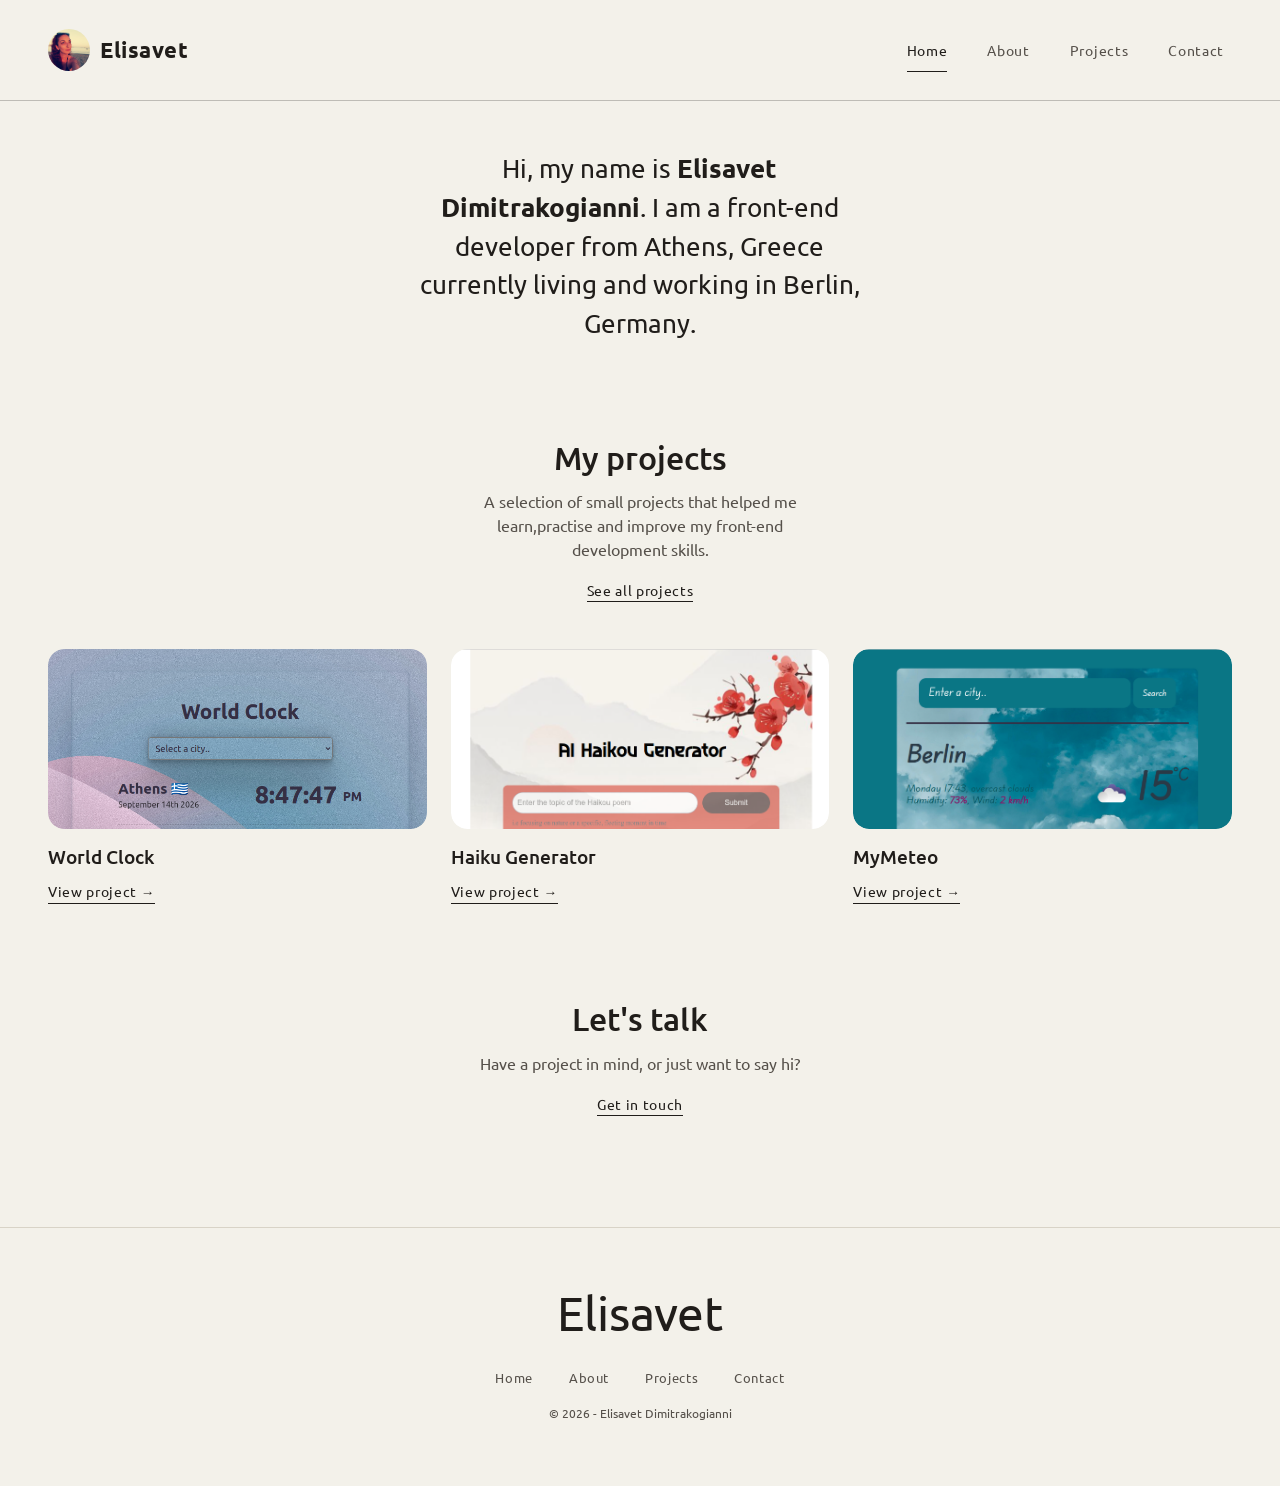
<file: index.html>
<!doctype html>
<html lang="en">
  <head>
    <meta charset="UTF-8" />
    <meta name="viewport" content="width=device-width, initial-scale=1.0" />

    <head>
      <meta
        name="description"
        content="Elisavet Dimitrakogianni is a front-end developer based in Berlin, Germany."
      />
    </head>
    <title>Elisavet Dimitrakogianni - Front-end Developer</title>
    <link rel="icon" type="image/svg+xml" href="images/favicon.svg" />

    <link rel="preconnect" href="https://fonts.googleapis.com" />
    <link
      href="https://fonts.googleapis.com/css2?family=Capriola&family=Ubuntu:ital,wght@1,300;1,500&family=Winky+Sans:ital,wght@0,300..900;1,300..900&display=swap"
      rel="stylesheet"
    />

    <link
      href="https://cdn.jsdelivr.net/npm/bootstrap@5.3.8/dist/css/bootstrap.min.css"
      rel="stylesheet"
    />
    <link href="styles.css" rel="stylesheet" type="text/css" />
  </head>
  <body>
    <nav class="navbar navbar-expand-lg custom-navbar">
      <div class="container-fluid px-4 px-md-5 py-3">
        <a class="navbar-brand brand-with-portrait" href="index.html">
          <img
            src="images/portrait.jpg"
            alt="Portrait of Elisavet Dimitrakogianni"
            class="nav-portrait"
          />
          <span class="wordmark">Elisavet</span>
        </a>
        <button
          class="navbar-toggler"
          type="button"
          data-bs-toggle="collapse"
          data-bs-target="#navMenu"
          aria-controls="navMenu"
          aria-expanded="false"
          aria-label="Toggle navigation"
        >
          <span class="navbar-toggler-icon"></span>
        </button>
        <div class="collapse navbar-collapse justify-content-end" id="navMenu">
          <ul class="navbar-nav nav-links">
            <li class="nav-item">
              <a class="nav-link active" href="index.html">Home</a>
            </li>
            <li class="nav-item">
              <a class="nav-link" href="about.html">About</a>
            </li>
            <li class="nav-item">
              <a class="nav-link" href="projects.html">Projects</a>
            </li>
            <li class="nav-item">
              <a class="nav-link" href="contact.html">Contact</a>
            </li>
          </ul>
        </div>
      </div>
    </nav>
    <hr class="divider" />

    <section class="hero container-fluid px-4 px-md-5 py-5">
      <div class="row align-items-center justify-content-center">
        <div class="col-lg-8 text-center">
          <p class="intro-text">
            Hi, my name is <strong>Elisavet Dimitrakogianni</strong>. I am a
            front-end developer from Athens, Greece currently living and working
            in Berlin, Germany.
          </p>
        </div>
      </div>
    </section>

    <section class="projects-teaser container-fluid px-4 px-md-5 py-5">
      <div class="row justify-content-center text-center mb-5">
        <div class="col-lg-6">
          <h2 class="section-heading">My projects</h2>
          <p class="section-text">
            A selection of small projects that helped me learn,practise and
            improve my front-end development skills.
          </p>
          <a href="projects.html" class="text-link">See all projects</a>
        </div>
      </div>
      <div class="row justify-content-center g-4">
        <div class="col-10 col-md-4">
          <div class="project-image">
            <img
              src="images/project-worldclock.png"
              alt="World Clock project screenshot"
              class="project-thumb"
            />
          </div>
          <h3 class="project-name">World Clock</h3>
          <a
            href="https://my-worldclockproject.netlify.app/"
            target="_blank"
            rel="noopener"
            class="text-link project-link"
            >View project →</a
          >
        </div>

        <div class="col-10 col-md-4">
          <div class="project-image">
            <img
              src="images/project-haiku.png"
              alt="Haiku Generator project screenshot"
              class="project-thumb"
            />
          </div>
          <h3 class="project-name">Haiku Generator</h3>
          <a
            href="https://ai-haikou-generator.onrender.com/"
            target="_blank"
            rel="noopener"
            class="text-link project-link"
            >View project →</a
          >
        </div>

        <div class="col-10 col-md-4">
          <div class="project-image">
            <img
              src="images/project-meteo.png"
              alt="MyMeteo project screenshot"
              class="project-thumb"
            />
          </div>
          <h3 class="project-name">MyMeteo</h3>
          <a
            href="https://my-meteo-app-1q9k.onrender.com/"
            target="_blank"
            rel="noopener"
            class="text-link project-link"
            >View project →</a
          >
        </div>
      </div>
    </section>

    <section
      class="contact-teaser container-fluid px-4 px-md-5 py-5 text-center"
    >
      <h2 class="section-heading">Let's talk</h2>
      <p class="section-text">
        Have a project in mind, or just want to say hi?
      </p>
      <a href="contact.html" class="text-link">Get in touch</a>
    </section>

    <footer class="site-footer text-center py-5">
      <div class="footer-wordmark">Elisavet</div>
      <ul class="footer-nav list-inline">
        <li class="list-inline-item"><a href="index.html">Home</a></li>
        <li class="list-inline-item"><a href="about.html">About</a></li>
        <li class="list-inline-item"><a href="projects.html">Projects</a></li>
        <li class="list-inline-item"><a href="contact.html">Contact</a></li>
      </ul>
      <p class="footer-meta">
        © <span id="year"></span> - Elisavet Dimitrakogianni
      </p>
    </footer>

    <script
      src="https://cdn.jsdelivr.net/npm/bootstrap@5.3.8/dist/js/bootstrap.bundle.min.js"
      crossorigin="anonymous"
    ></script>
    <script src="script.js"></script>
  </body>
</html>
</file>
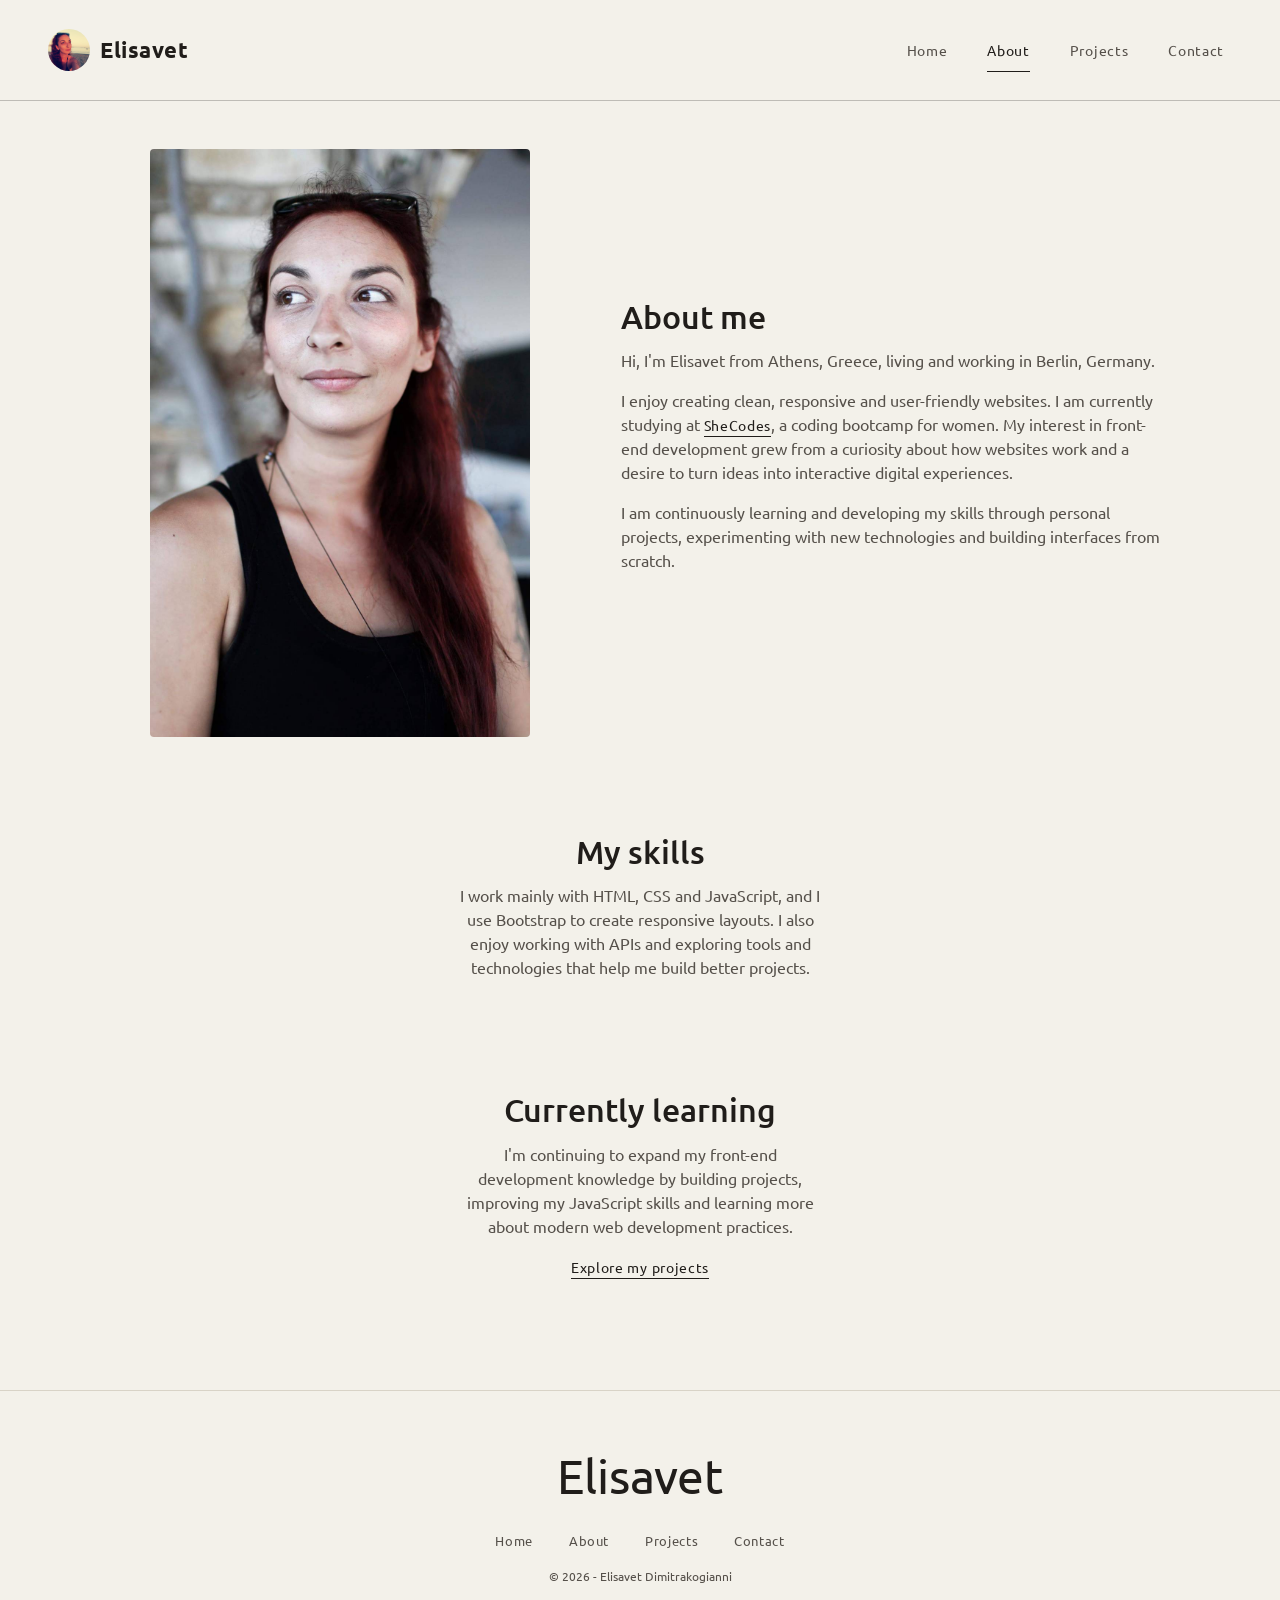
<file: about.html>
<!doctype html>

<html lang="en">
  <head>
    <meta charset="UTF-8" />
    <meta name="viewport" content="width=device-width, initial-scale=1.0" />

    <title>About - Elisavet Dimitrakogianni</title>
    <link rel="icon" type="image/svg+xml" href="images/favicon.svg" />

    <link rel="preconnect" href="https://fonts.googleapis.com" />
    <link
      href="https://fonts.googleapis.com/css2?family=Capriola&family=Ubuntu:ital,wght@1,300;1,500&family=Winky+Sans:ital,wght@0,300..900;1,300..900&display=swap"
      rel="stylesheet"
    />

    <link
      href="https://cdn.jsdelivr.net/npm/bootstrap@5.3.8/dist/css/bootstrap.min.css"
      rel="stylesheet"
    />

    <link href="styles.css" rel="stylesheet" type="text/css" />
  </head>

  <body>
    <nav class="navbar navbar-expand-lg custom-navbar">
      <div class="container-fluid px-4 px-md-5 py-3">
        <a class="navbar-brand brand-with-portrait" href="index.html">
          <img
            src="images/portrait.jpg"
            alt="Portrait of Elisavet Dimitrakogianni"
            class="nav-portrait"
          />
          <span class="wordmark">Elisavet</span>
        </a>

        <button
          class="navbar-toggler"
          type="button"
          data-bs-toggle="collapse"
          data-bs-target="#navMenu"
          aria-controls="navMenu"
          aria-expanded="false"
          aria-label="Toggle navigation"
        >
          <span class="navbar-toggler-icon"></span>
        </button>

        <div class="collapse navbar-collapse justify-content-end" id="navMenu">
          <ul class="navbar-nav nav-links">
            <li class="nav-item">
              <a class="nav-link" href="index.html">Home</a>
            </li>
            <li class="nav-item">
              <a class="nav-link active" href="about.html">About</a>
            </li>
            <li class="nav-item">
              <a class="nav-link" href="projects.html">Projects</a>
            </li>
            <li class="nav-item">
              <a class="nav-link" href="contact.html">Contact</a>
            </li>
          </ul>
        </div>
      </div>
    </nav>

    <hr class="divider" />

    <main>
      <section class="container-fluid px-4 px-md-5 py-5">
        <div class="row align-items-center justify-content-center g-5">
          <div class="col-md-5 text-center">
            <img
              src="images/portait2.jpg"
              alt="Portrait of Elisavet Dimitrakogianni"
              class="portrait"
            />
          </div>

          <div class="col-md-6 about-text">
            <h1 class="section-heading">About me</h1>

            <p class="section-text">
              Hi, I'm Elisavet from Athens, Greece, living and working in
              Berlin, Germany.
            </p>

            <p class="section-text">
              I enjoy creating clean, responsive and user-friendly websites. I
              am currently studying at
              <a
                href="https://www.shecodes.io/"
                target="_blank"
                rel="noopener noreferrer"
                class="text-link"
                >SheCodes</a
              >, a coding bootcamp for women. My interest in front-end
              development grew from a curiosity about how websites work and a
              desire to turn ideas into interactive digital experiences.
            </p>

            <p class="section-text">
              I am continuously learning and developing my skills through
              personal projects, experimenting with new technologies and
              building interfaces from scratch.
            </p>
          </div>
        </div>
      </section>

      <section class="container-fluid px-4 px-md-5 py-5">
        <div class="row justify-content-center text-center">
          <div class="col-lg-7">
            <h2 class="section-heading">My skills</h2>

            <p class="section-text">
              I work mainly with HTML, CSS and JavaScript, and I use Bootstrap
              to create responsive layouts. I also enjoy working with APIs and
              exploring tools and technologies that help me build better
              projects.
            </p>
          </div>
        </div>
      </section>

      <section class="container-fluid px-4 px-md-5 py-5">
        <div class="row justify-content-center text-center">
          <div class="col-lg-7">
            <h2 class="section-heading">Currently learning</h2>

            <p class="section-text">
              I'm continuing to expand my front-end development knowledge by
              building projects, improving my JavaScript skills and learning
              more about modern web development practices.
            </p>

            <a href="projects.html" class="text-link"> Explore my projects </a>
          </div>
        </div>
      </section>
    </main>

    <footer class="site-footer text-center py-5">
      <div class="footer-wordmark">Elisavet</div>

      <ul class="footer-nav list-inline">
        <li class="list-inline-item">
          <a href="index.html">Home</a>
        </li>
        <li class="list-inline-item">
          <a href="about.html">About</a>
        </li>
        <li class="list-inline-item">
          <a href="projects.html">Projects</a>
        </li>
        <li class="list-inline-item">
          <a href="contact.html">Contact</a>
        </li>
      </ul>

      <p class="footer-meta">
        © <span id="year"></span> - Elisavet Dimitrakogianni
      </p>
    </footer>

    <script
      src="https://cdn.jsdelivr.net/npm/bootstrap@5.3.8/dist/js/bootstrap.bundle.min.js"
      crossorigin="anonymous"
    ></script>

    <script src="script.js"></script>
  </body>
</html>
</file>
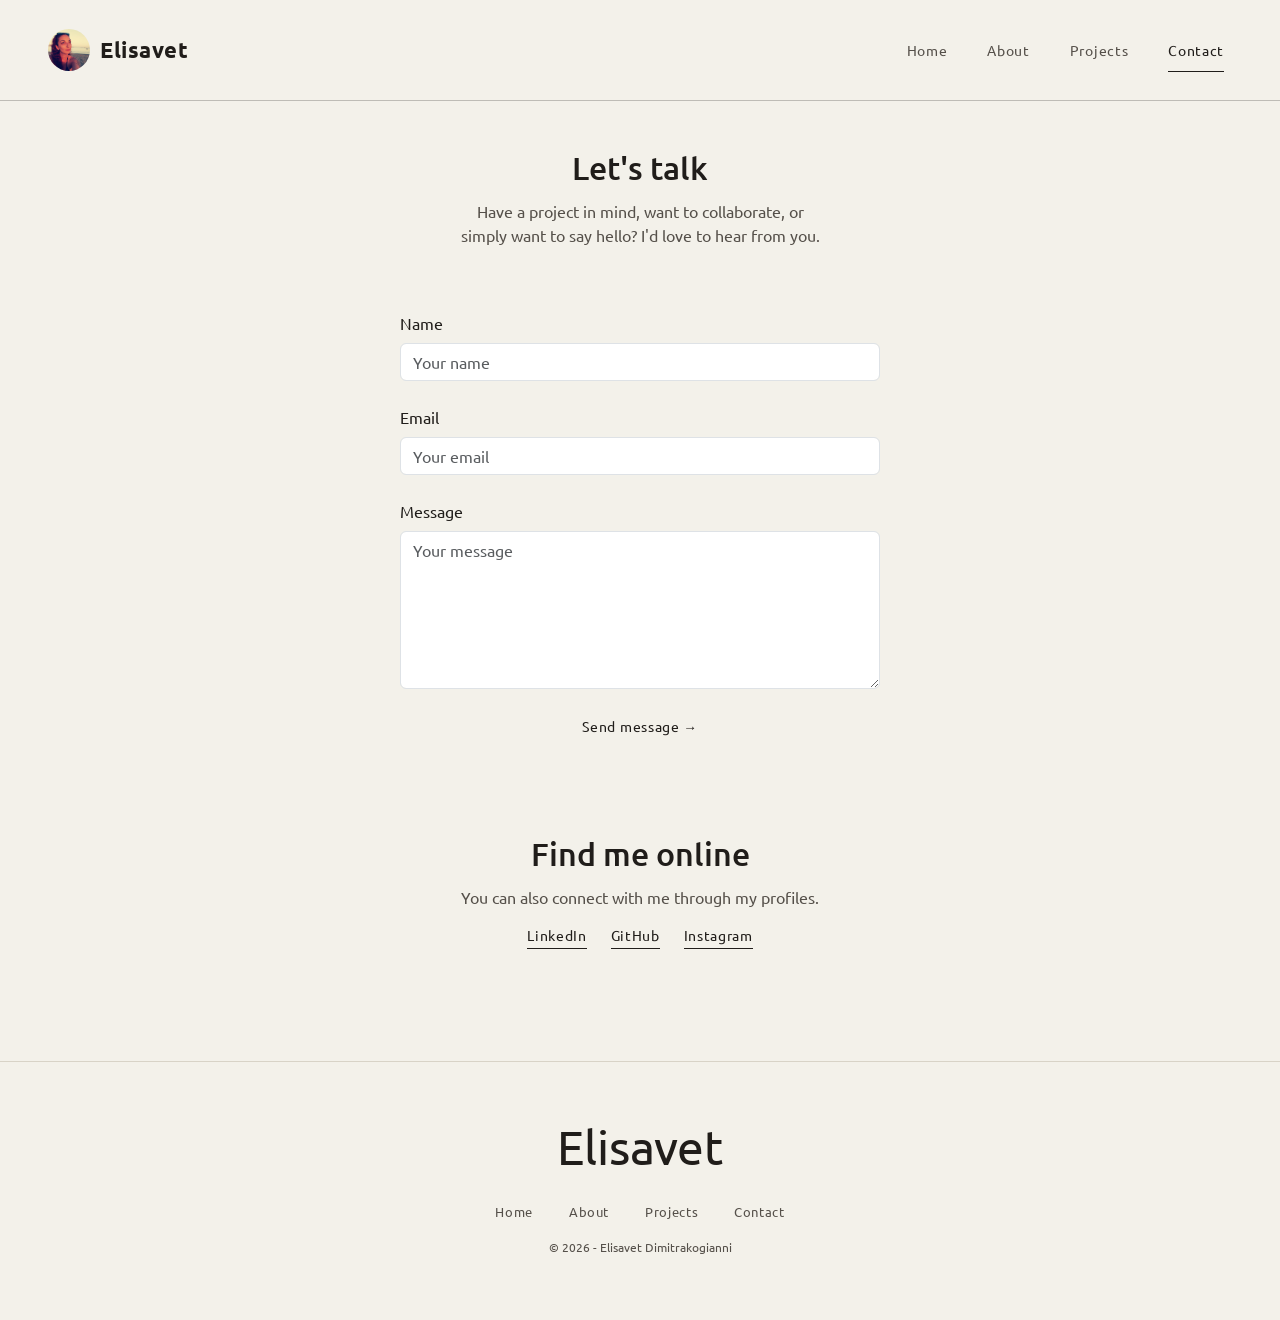
<file: contact.html>
<!doctype html>

<html lang="en">
  <head>
    <meta charset="UTF-8" />
    <meta name="viewport" content="width=device-width, initial-scale=1.0" />

    <title>Contact - Elisavet Dimitrakogianni</title>
    <link rel="icon" type="image/svg+xml" href="images/favicon.svg" />

    <link rel="preconnect" href="https://fonts.googleapis.com" />
    <link
      href="https://fonts.googleapis.com/css2?family=Capriola&family=Ubuntu:ital,wght@1,300;1,500&family=Winky+Sans:ital,wght@0,300..900;1,300..900&display=swap"
      rel="stylesheet"
    />

    <link
      href="https://cdn.jsdelivr.net/npm/bootstrap@5.3.8/dist/css/bootstrap.min.css"
      rel="stylesheet"
    />

    <link href="styles.css" rel="stylesheet" type="text/css" />
  </head>

  <body>
    <nav class="navbar navbar-expand-lg custom-navbar">
      <div class="container-fluid px-4 px-md-5 py-3">
        <a class="navbar-brand brand-with-portrait" href="index.html">
          <img
            src="images/portrait.jpg"
            alt="Portrait of Elisavet Dimitrakogianni"
            class="nav-portrait"
          />
          <span class="wordmark">Elisavet</span>
        </a>

        <button
          class="navbar-toggler"
          type="button"
          data-bs-toggle="collapse"
          data-bs-target="#navMenu"
          aria-controls="navMenu"
          aria-expanded="false"
          aria-label="Toggle navigation"
        >
          <span class="navbar-toggler-icon"></span>
        </button>

        <div class="collapse navbar-collapse justify-content-end" id="navMenu">
          <ul class="navbar-nav nav-links">
            <li class="nav-item">
              <a class="nav-link" href="index.html">Home</a>
            </li>
            <li class="nav-item">
              <a class="nav-link" href="about.html">About</a>
            </li>
            <li class="nav-item">
              <a class="nav-link" href="projects.html">Projects</a>
            </li>
            <li class="nav-item">
              <a class="nav-link active" href="contact.html">Contact</a>
            </li>
          </ul>
        </div>
      </div>
    </nav>

    <hr class="divider" />

    <main>
      <section class="container-fluid px-4 px-md-5 py-5">
        <div class="row justify-content-center text-center">
          <div class="col-lg-7">
            <h1 class="section-heading">Let's talk</h1>

            <p class="section-text">
              Have a project in mind, want to collaborate, or simply want to say
              hello? I'd love to hear from you.
            </p>
          </div>
        </div>
      </section>

      <section class="container-fluid px-4 px-md-5 pb-5">
        <div class="row justify-content-center">
          <div class="col-md-7 col-lg-5">
            <form action="https://formspree.io/f/xyezlnkv" method="POST">
              <input
                type="hidden"
                name="_next"
                value="https://my-portfolio-project-stht.onrender.com/thanks.html"
              />
              <div class="mb-4">
                <label for="name" class="form-label">Name</label>

                <input
                  type="text"
                  class="form-control"
                  id="name"
                  name="name"
                  placeholder="Your name"
                  required
                />
              </div>

              <div class="mb-4">
                <label for="email" class="form-label">Email</label>

                <input
                  type="email"
                  class="form-control"
                  id="email"
                  name="email"
                  placeholder="Your email"
                  required
                />
              </div>

              <div class="mb-4">
                <label for="message" class="form-label">Message</label>

                <textarea
                  class="form-control"
                  id="message"
                  name="message"
                  rows="6"
                  placeholder="Your message"
                  required
                ></textarea>
              </div>

              <div class="text-center">
                <button type="submit" class="text-link border-0 bg-transparent">
                  Send message →
                </button>
              </div>
            </form>
          </div>
        </div>
      </section>

      <section class="container-fluid px-4 px-md-5 py-5 text-center">
        <h2 class="section-heading">Find me online</h2>

        <p class="section-text">
          You can also connect with me through my profiles.
        </p>

        <div class="d-flex justify-content-center gap-4">
          <a
            href="https://www.linkedin.com/in/elisavet-dimitrakogianni-27a129360/?isSelfProfile=true"
            class="text-link"
            target="_blank"
            rel="noopener"
          >
            LinkedIn
          </a>

          <a
            href="https://github.com/eldimitrakog-alt"
            class="text-link"
            target="_blank"
            rel="noopener"
          >
            GitHub
          </a>

          <a
            href="https://www.instagram.com/eli_._liza/"
            class="text-link"
            target="_blank"
            rel="noopener"
          >
            Instagram
          </a>
        </div>
      </section>
    </main>

    <footer class="site-footer text-center py-5">
      <div class="footer-wordmark">Elisavet</div>

      <ul class="footer-nav list-inline">
        <li class="list-inline-item">
          <a href="index.html">Home</a>
        </li>
        <li class="list-inline-item">
          <a href="about.html">About</a>
        </li>
        <li class="list-inline-item">
          <a href="projects.html">Projects</a>
        </li>
        <li class="list-inline-item">
          <a href="contact.html">Contact</a>
        </li>
      </ul>

      <p class="footer-meta">
        © <span id="year"></span> - Elisavet Dimitrakogianni
      </p>
    </footer>

    <script
      src="https://cdn.jsdelivr.net/npm/bootstrap@5.3.8/dist/js/bootstrap.bundle.min.js"
      crossorigin="anonymous"
    ></script>

    <script src="script.js"></script>
  </body>
</html>
</file>
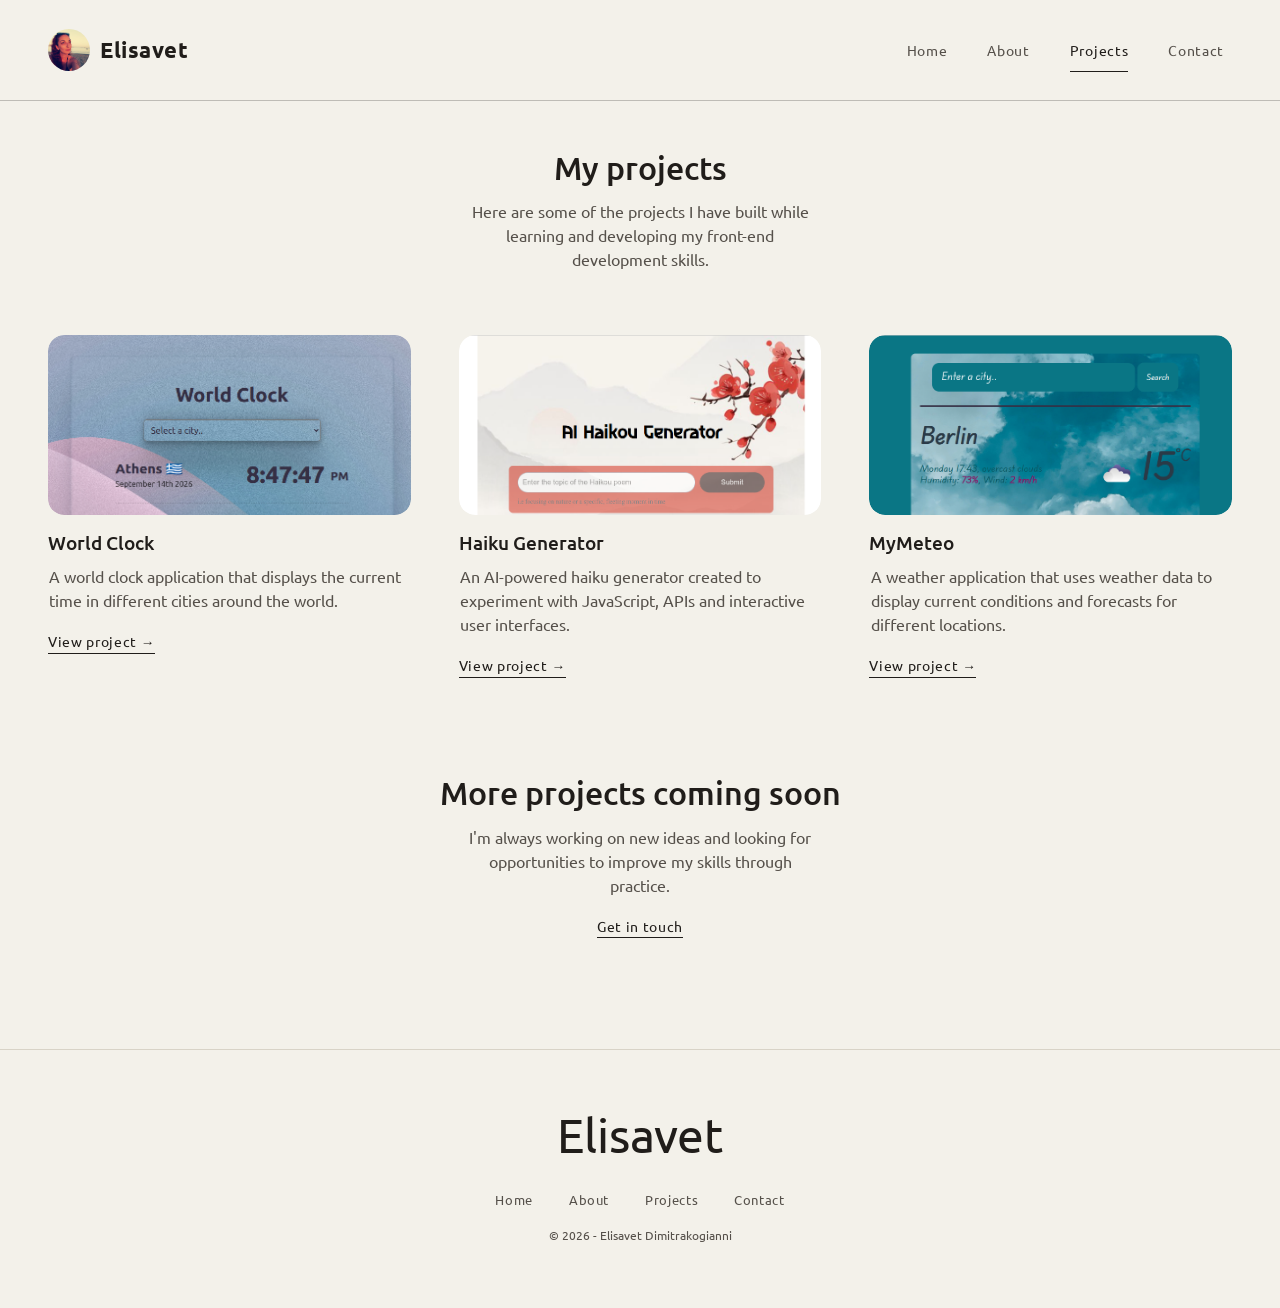
<file: projects.html>
<!doctype html>

<html lang="en">
  <head>
    <meta charset="UTF-8" />
    <meta name="viewport" content="width=device-width, initial-scale=1.0" />

    <title>Projects - Elisavet Dimitrakogianni</title>
    <link rel="icon" type="image/svg+xml" href="images/favicon.svg" />

    <link rel="preconnect" href="https://fonts.googleapis.com" />
    <link
      href="https://fonts.googleapis.com/css2?family=Capriola&family=Ubuntu:ital,wght@1,300;1,500&family=Winky+Sans:ital,wght@0,300..900;1,300..900&display=swap"
      rel="stylesheet"
    />

    <link
      href="https://cdn.jsdelivr.net/npm/bootstrap@5.3.8/dist/css/bootstrap.min.css"
      rel="stylesheet"
    />

    <link href="styles.css" rel="stylesheet" type="text/css" />
  </head>

  <body>
    <nav class="navbar navbar-expand-lg custom-navbar">
      <div class="container-fluid px-4 px-md-5 py-3">
        <a class="navbar-brand brand-with-portrait" href="index.html">
          <img
            src="images/portrait.jpg"
            alt="Portrait of Elisavet Dimitrakogianni"
            class="nav-portrait"
          />
          <span class="wordmark">Elisavet</span>
        </a>

        <button
          class="navbar-toggler"
          type="button"
          data-bs-toggle="collapse"
          data-bs-target="#navMenu"
          aria-controls="navMenu"
          aria-expanded="false"
          aria-label="Toggle navigation"
        >
          <span class="navbar-toggler-icon"></span>
        </button>

        <div class="collapse navbar-collapse justify-content-end" id="navMenu">
          <ul class="navbar-nav nav-links">
            <li class="nav-item">
              <a class="nav-link" href="index.html">Home</a>
            </li>
            <li class="nav-item">
              <a class="nav-link" href="about.html">About</a>
            </li>
            <li class="nav-item">
              <a class="nav-link active" href="projects.html">Projects</a>
            </li>
            <li class="nav-item">
              <a class="nav-link" href="contact.html">Contact</a>
            </li>
          </ul>
        </div>
      </div>
    </nav>

    <hr class="divider" />

    <main>
      <section class="container-fluid px-4 px-md-5 py-5">
        <div class="row justify-content-center text-center mb-5">
          <div class="col-lg-7">
            <h1 class="section-heading">My projects</h1>

            <p class="section-text">
              Here are some of the projects I have built while learning and
              developing my front-end development skills.
            </p>
          </div>
        </div>

        <div class="row justify-content-center g-5">
          <div class="col-12 col-md-6 col-lg-4">
            <div class="project-image">
              <img
                src="images/project-worldclock.png"
                alt="World Clock project screenshot"
                class="project-thumb"
              />
            </div>

            <h2 class="project-name">World Clock</h2>

            <p class="section-text">
              A world clock application that displays the current time in
              different cities around the world.
            </p>

            <a
              href="https://my-worldclockproject.netlify.app/"
              target="_blank"
              rel="noopener"
              class="text-link project-link"
            >
              View project →
            </a>
          </div>

          <div class="col-12 col-md-6 col-lg-4">
            <div class="project-image">
              <img
                src="images/project-haiku.png"
                alt="Haiku Generator project screenshot"
                class="project-thumb"
              />
            </div>

            <h2 class="project-name">Haiku Generator</h2>

            <p class="section-text">
              An AI-powered haiku generator created to experiment with
              JavaScript, APIs and interactive user interfaces.
            </p>

            <a
              href="https://ai-haikou-generator.onrender.com/"
              target="_blank"
              rel="noopener"
              class="text-link project-link"
            >
              View project →
            </a>
          </div>

          <div class="col-12 col-md-6 col-lg-4">
            <div class="project-image">
              <img
                src="images/project-meteo.png"
                alt="MyMeteo project screenshot"
                class="project-thumb"
              />
            </div>

            <h2 class="project-name">MyMeteo</h2>

            <p class="section-text">
              A weather application that uses weather data to display current
              conditions and forecasts for different locations.
            </p>

            <a
              href="https://my-meteo-app-1q9k.onrender.com/"
              target="_blank"
              rel="noopener"
              class="text-link project-link"
            >
              View project →
            </a>
          </div>
        </div>
      </section>

      <section class="container-fluid px-4 px-md-5 py-5 text-center">
        <h2 class="section-heading">More projects coming soon</h2>

        <p class="section-text">
          I'm always working on new ideas and looking for opportunities to
          improve my skills through practice.
        </p>

        <a href="contact.html" class="text-link"> Get in touch </a>
      </section>
    </main>

    <footer class="site-footer text-center py-5">
      <div class="footer-wordmark">Elisavet</div>

      <ul class="footer-nav list-inline">
        <li class="list-inline-item">
          <a href="index.html">Home</a>
        </li>
        <li class="list-inline-item">
          <a href="about.html">About</a>
        </li>
        <li class="list-inline-item">
          <a href="projects.html">Projects</a>
        </li>
        <li class="list-inline-item">
          <a href="contact.html">Contact</a>
        </li>
      </ul>

      <p class="footer-meta">
        © <span id="year"></span> - Elisavet Dimitrakogianni
      </p>
    </footer>

    <script
      src="https://cdn.jsdelivr.net/npm/bootstrap@5.3.8/dist/js/bootstrap.bundle.min.js"
      crossorigin="anonymous"
    ></script>

    <script src="script.js"></script>
  </body>
</html>
</file>
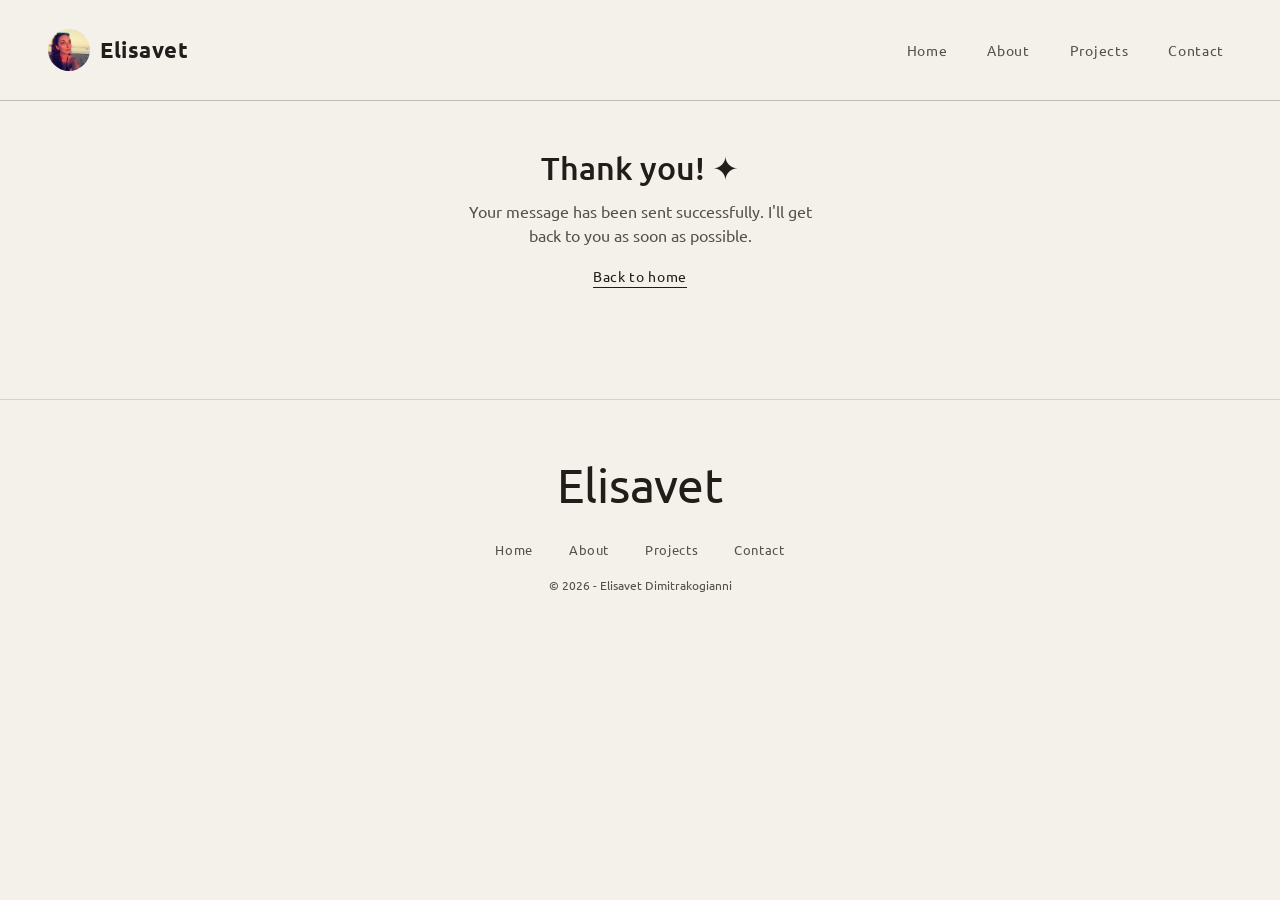
<file: thanks.html>
<!doctype html>
<html lang="en">
  <head>
    <meta charset="UTF-8" />
    <meta name="viewport" content="width=device-width, initial-scale=1.0" />

    <title>Thank You - Elisavet Dimitrakogianni</title>
    <link rel="icon" type="image/svg+xml" href="images/favicon.svg" />

    <link rel="preconnect" href="https://fonts.googleapis.com" />

    <link
      href="https://fonts.googleapis.com/css2?family=Capriola&family=Ubuntu:ital,wght@1,300;1,500&family=Winky+Sans:ital,wght@0,300..900;1,300..900&display=swap"
      rel="stylesheet"
    />

    <link
      href="https://cdn.jsdelivr.net/npm/bootstrap@5.3.8/dist/css/bootstrap.min.css"
      rel="stylesheet"
    />

    <link href="styles.css" rel="stylesheet" type="text/css" />
  </head>

  <body>
    <nav class="navbar navbar-expand-lg custom-navbar">
      <div class="container-fluid px-4 px-md-5 py-3">
        <a class="navbar-brand brand-with-portrait" href="index.html">
          <img
            src="images/portrait.jpg"
            alt="Portrait of Elisavet Dimitrakogianni"
            class="nav-portrait"
          />

          <span class="wordmark">Elisavet</span>
        </a>

        <button
          class="navbar-toggler"
          type="button"
          data-bs-toggle="collapse"
          data-bs-target="#navMenu"
          aria-controls="navMenu"
          aria-expanded="false"
          aria-label="Toggle navigation"
        >
          <span class="navbar-toggler-icon"></span>
        </button>

        <div class="collapse navbar-collapse justify-content-end" id="navMenu">
          <ul class="navbar-nav nav-links">
            <li class="nav-item">
              <a class="nav-link" href="index.html"> Home </a>
            </li>

            <li class="nav-item">
              <a class="nav-link" href="about.html"> About </a>
            </li>

            <li class="nav-item">
              <a class="nav-link" href="projects.html"> Projects </a>
            </li>

            <li class="nav-item">
              <a class="nav-link" href="contact.html"> Contact </a>
            </li>
          </ul>
        </div>
      </div>
    </nav>

    <hr class="divider" />

    <main>
      <section class="container-fluid px-4 px-md-5 py-5">
        <div class="row justify-content-center text-center">
          <div class="col-lg-7">
            <h1 class="section-heading">Thank you! ✦</h1>

            <p class="section-text">
              Your message has been sent successfully. I'll get back to you as
              soon as possible.
            </p>

            <a href="index.html" class="text-link"> Back to home </a>
          </div>
        </div>
      </section>
    </main>

    <footer class="site-footer text-center py-5">
      <div class="footer-wordmark">Elisavet</div>

      <ul class="footer-nav list-inline">
        <li class="list-inline-item">
          <a href="index.html">Home</a>
        </li>

        <li class="list-inline-item">
          <a href="about.html">About</a>
        </li>

        <li class="list-inline-item">
          <a href="projects.html">Projects</a>
        </li>

        <li class="list-inline-item">
          <a href="contact.html">Contact</a>
        </li>
      </ul>

      <p class="footer-meta">
        © <span id="year"></span> - Elisavet Dimitrakogianni
      </p>
    </footer>

    <script
      src="https://cdn.jsdelivr.net/npm/bootstrap@5.3.8/dist/js/bootstrap.bundle.min.js"
      crossorigin="anonymous"
    ></script>

    <script src="script.js"></script>
  </body>
</html>
</file>
<file: styles.css>
:root {
  --color-bg: #f3f1ea;
  --color-ink: #201d1a;
  --color-ink-soft: #55504a;
  --color-accent: #2c3e50;
  --color-line: #d8d3c7;
  --font-serif: "Ubuntu", sans-serif;
  --font-sans: "Ubuntu", sans-serif;
}

body {
  background: var(--color-bg);
  color: var(--color-ink);
  font-family: var(--font-sans);
}

.brand-with-portrait {
  display: flex;
  align-items: center;
  gap: 0.65rem;
  text-decoration: none;
}

.wordmark {
  font-family: var(--font-serif);
  font-size: 1.4rem;
  font-weight: 600;
  color: var(--color-ink);
  letter-spacing: 0.02em;
}

.nav-portrait {
  width: 42px;
  height: 42px;
  object-fit: cover;
  border-radius: 50%;
  display: block;
}

.nav-links .nav-link {
  font-family: var(--font-sans);
  font-size: 0.85rem;
  letter-spacing: 0.05em;
  color: var(--color-ink-soft);
  margin-left: 1.5rem;
  position: relative;
}

.nav-links .nav-link:hover,
.nav-links .nav-link.active {
  color: var(--color-ink);
}

.nav-links .nav-link.active::after {
  content: "";
  position: absolute;
  left: 0.5rem;
  right: 0.5rem;
  bottom: -4px;
  height: 1px;
  background: var(--color-ink);
}

.divider {
  border: none;
  border-top: 1px solid var(--color-ink);
  margin: 0;
}

.intro-text {
  font-family: var(--font-serif);
  font-size: 1.6rem;
  line-height: 1.5;
  color: var(--color-ink);
  max-width: 30ch;
  margin: 0 auto;
}

.portrait {
  width: 100%;
  max-width: 380px;
  display: block;
  margin: 0 auto;
  border-radius: 4px;
}

.about-text {
  max-width: 600px;
}

.about-text .section-heading {
  text-align: left;
}

.about-text .section-text {
  max-width: 100%;
  margin-left: 0;
  margin-right: 0;
}

.section-heading {
  font-family: var(--font-serif);
  font-size: 2rem;
  margin-bottom: 0.75rem;
}

.section-text {
  color: var(--color-ink-soft);
  max-width: 40ch;
  margin: 0 auto 1rem;
}

.text-link {
  font-family: var(--font-sans);
  font-size: 0.85rem;
  letter-spacing: 0.05em;
  color: var(--color-ink);
  text-decoration: none;
  border-bottom: 1px solid var(--color-ink);
  padding-bottom: 2px;
}

.text-link:hover {
  color: var(--color-accent);
  border-color: var(--color-accent);
}

.project-image {
  width: 100%;
  height: 180px;
  border-radius: 16px;
  overflow: hidden;
}

.project-thumb {
  width: 100%;
  height: 100%;
  object-fit: cover;
  object-position: top;
  display: block;
  border-radius: 16px;
  transition: transform 0.3s ease;
}

.project-image:hover .project-thumb {
  transform: scale(1.05);
}

.project-name {
  margin-top: 1rem;
  margin-bottom: 0.6rem;
  font-family: var(--font-serif);
  font-size: 1.2rem;
}

.project-link {
  display: inline-block;
}

.site-footer {
  border-top: 1px solid var(--color-line);
  margin-top: 4rem;
}

.footer-wordmark {
  font-family: var(--font-serif);
  font-size: 3rem;
}

.footer-nav {
  margin-top: 1rem;
}

.footer-nav a {
  color: var(--color-ink-soft);
  text-decoration: none;
  font-size: 0.8rem;
  letter-spacing: 0.05em;
  margin: 0 0.75rem;
}

.footer-nav a:hover {
  color: var(--color-ink);
}

.footer-meta {
  margin-top: 1rem;
  font-size: 0.75rem;
  color: var(--color-ink-soft);
}

@media (max-width: 767px) {
  .nav-portrait {
    width: 38px;
    height: 38px;
  }

  .intro-text {
    font-size: 1.3rem;
    max-width: none;
  }
  .section-heading {
    font-size: 1.6rem;
  }
  .footer-wordmark {
    font-size: 2rem;
  }
}
</file>
